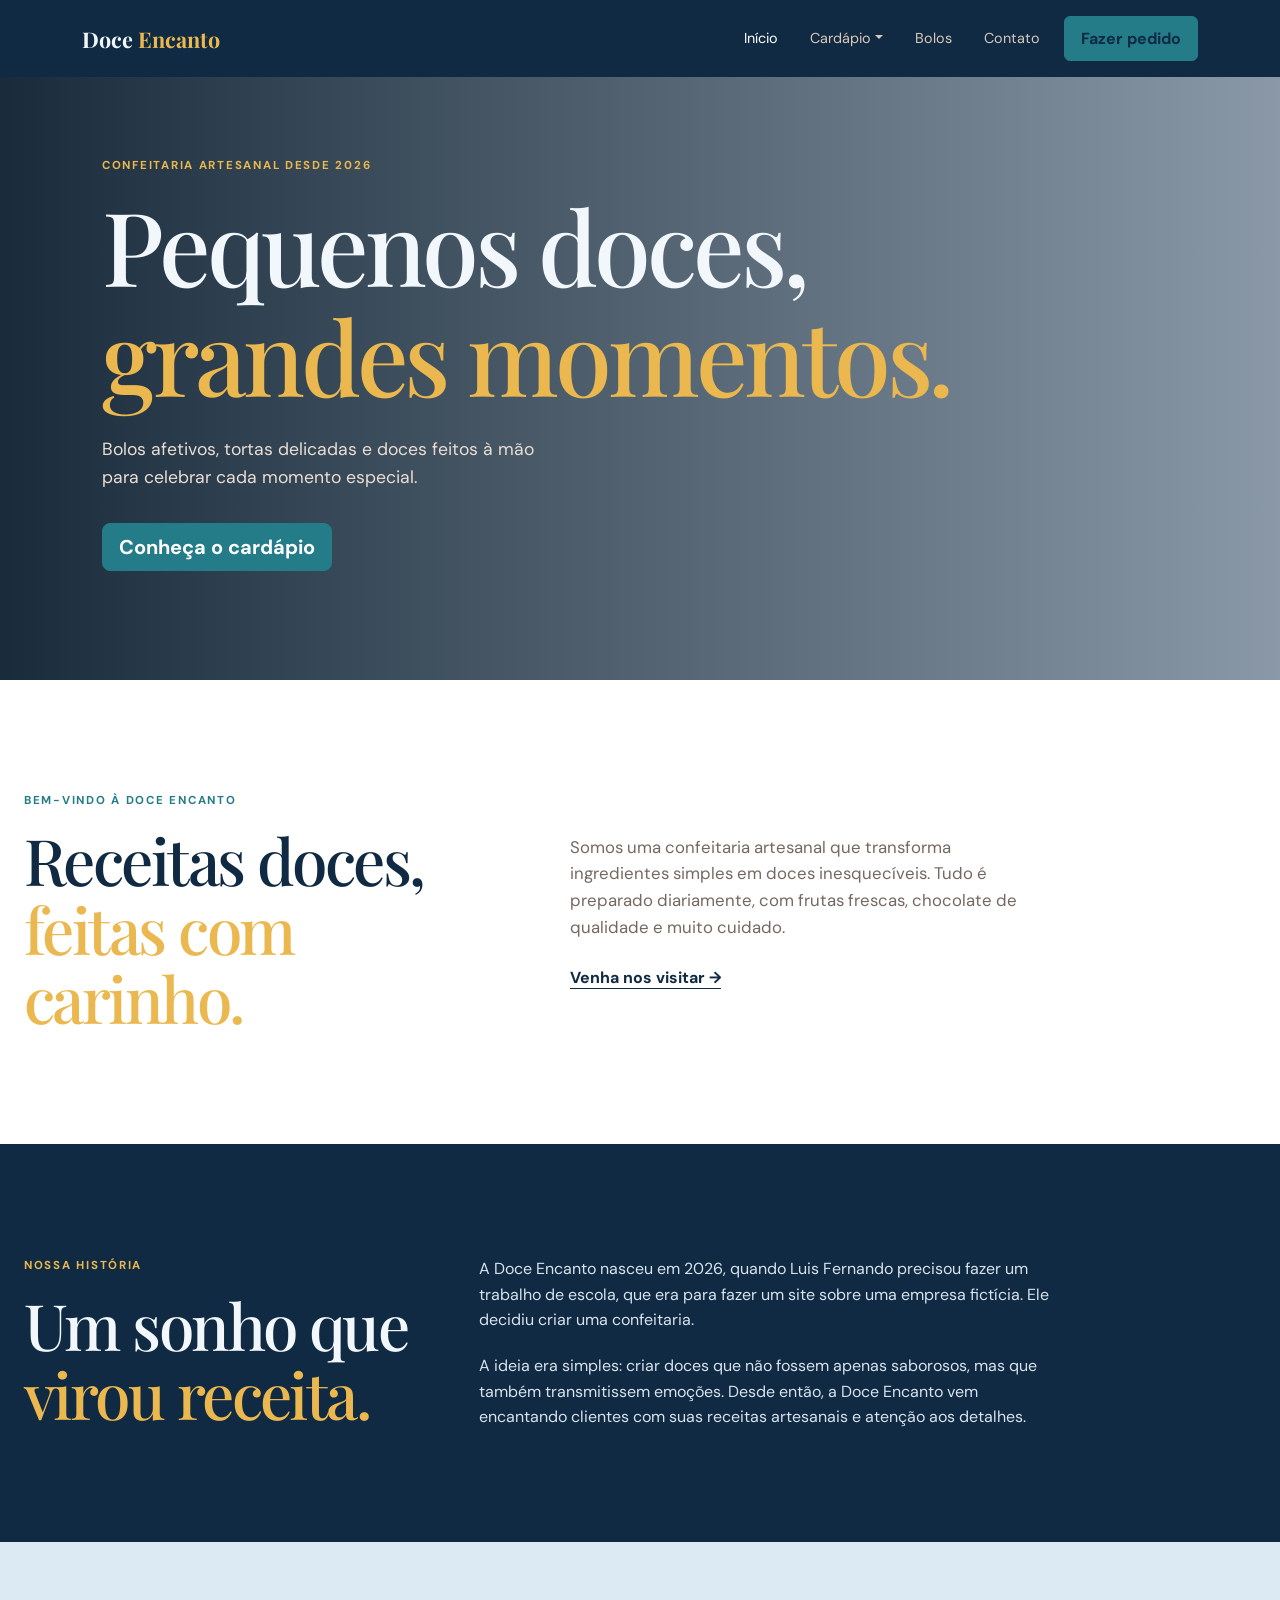
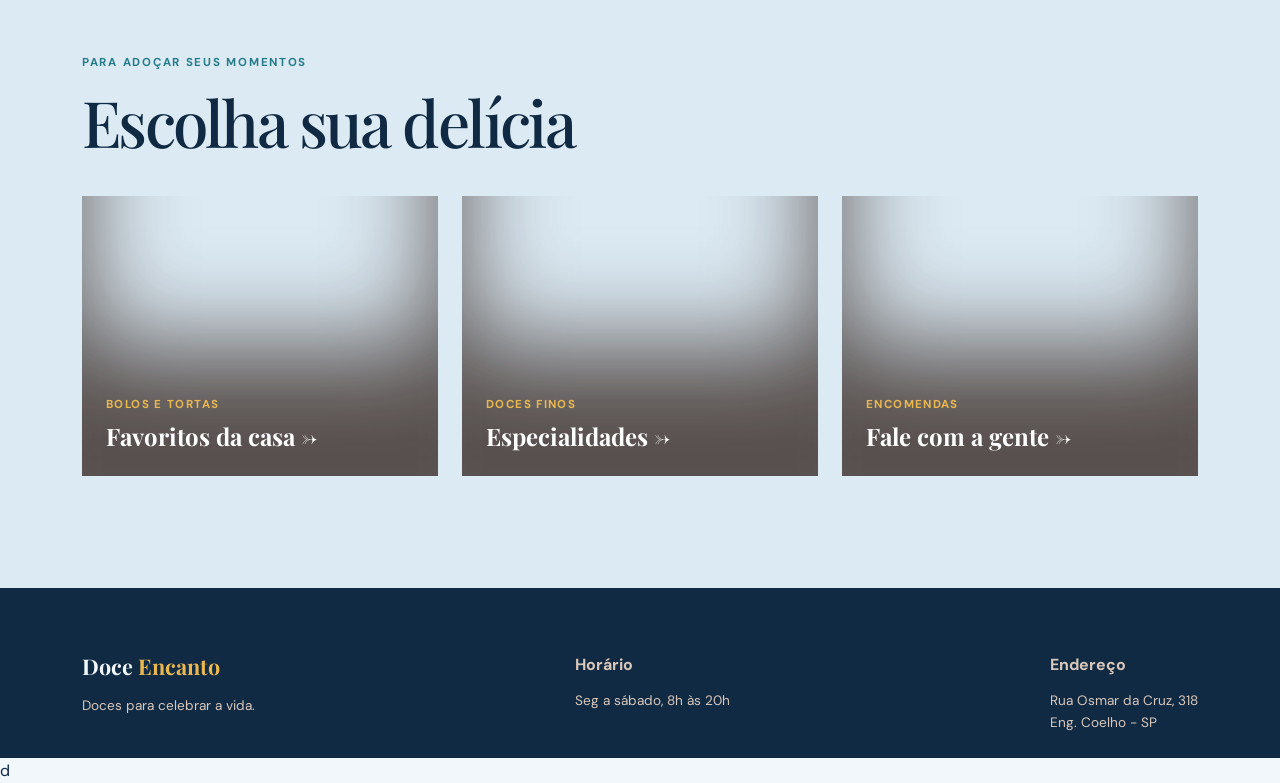
<file: index.html>
<!doctype html>
<html lang="pt-br">
  <head>
    <meta charset="UTF-8" />
    <meta name="viewport" content="width=device-width, initial-scale=1.0" />
    <title>Doce Encanto | Página inicial</title>
    <link
      href="https://cdn.jsdelivr.net/npm/bootstrap@5.3.8/dist/css/bootstrap.min.css"
      rel="stylesheet"
    />
    <link rel="preconnect" href="https://fonts.googleapis.com" />
    <link rel="preconnect" href="https://fonts.gstatic.com" crossorigin />
    <link
      href="https://fonts.googleapis.com/css2?family=DM+Sans:wght@400;500;700&family=Playfair+Display:wght@600;700&display=swap"
      rel="stylesheet"
    />
    <link rel="stylesheet" href="css/styles.css" />
  </head>
  <body>
    <nav
      class="navbar navbar-expand-lg fixed-top"
      aria-label="Navegação principal"
    >
      <div class="container">
        <a class="navbar-brand" href="index.html">Doce <span>Encanto</span></a
        ><button
          class="navbar-toggler"
          type="button"
          data-bs-toggle="collapse"
          data-bs-target="#menu"
          aria-label="Abrir menu"
        >
          <span class="navbar-toggler-icon"></span>
        </button>
        <div class="collapse navbar-collapse" id="menu">
          <ul class="navbar-nav ms-auto align-items-lg-center gap-lg-3">
            <li><a class="nav-link active" href="index.html">Início</a></li>
            <li class="nav-item dropdown">
              <a
                class="nav-link dropdown-toggle"
                href="#"
                data-bs-toggle="dropdown"
                >Cardápio</a
              >
              <ul class="dropdown-menu">
                <li>
                  <a class="dropdown-item" href="salgados.html">Favoritos</a>
                </li>
                <li>
                  <a class="dropdown-item" href="doces.html"
                    >Especialidades da casa</a
                  >
                </li>
              </ul>
            </li>
            <li><a class="nav-link" href="bolos.html">Bolos</a></li>
            <li><a class="nav-link" href="contato.html">Contato</a></li>
            <li>
              <a class="btn btn-primary nav-button" href="contato.html#pedido"
                >Fazer pedido</a
              >
            </li>
          </ul>
        </div>
      </div>
    </nav>
    <main>
      <section class="hero">
        <div class="container hero-content">
          <p class="eyebrow">Confeitaria artesanal desde 2026</p>
          <h1>Pequenos doces,<br /><em>grandes momentos.</em></h1>
          <p class="hero-text">
            Bolos afetivos, tortas delicadas e doces feitos à mão para celebrar
            cada momento especial.
          </p>
          <a class="btn btn-primary btn-lg" href="salgados.html"
            >Conheça o cardápio</a
          >
        </div>
      </section>
      <section class="intro section-space">
        <div class="container row align-items-center g-5">
          <div class="col-lg-6">
            <p class="eyebrow">Bem-vindo à Doce Encanto</p>
            <h2>Receitas doces,<br /><em>feitas com carinho.</em></h2>
          </div>
          <div class="col-lg-6">
            <p class="intro-text">
              Somos uma confeitaria artesanal que transforma ingredientes
              simples em doces inesquecíveis. Tudo é preparado diariamente, com
              frutas frescas, chocolate de qualidade e muito cuidado.
            </p>
            <a class="text-link" href="contato.html">Venha nos visitar →</a>
          </div>
        </div>
      </section>
      <section class="history section-space">
        <div class="container row align-items-center g-5">
          <div class="col-lg-5">
            <p class="eyebrow">Nossa história</p>
            <h2>Um sonho que<br /><em>virou receita.</em></h2>
          </div>
          <div class="col-lg-7 history-copy">
            <p>
              A Doce Encanto nasceu em 2026, quando Luis Fernando precisou fazer
              um trabalho de escola, que era para fazer um site sobre uma
              empresa fictícia. Ele decidiu criar uma confeitaria.
            </p>
            <p>
              A ideia era simples: criar doces que não fossem apenas saborosos,
              mas que também transmitissem emoções. Desde então, a Doce Encanto
              vem encantando clientes com suas receitas artesanais e atenção aos
              detalhes.
            </p>
          </div>
        </div>
      </section>
      <section class="highlights section-space">
        <div class="container">
          <div class="section-heading">
            <div>
              <p class="eyebrow">Para adoçar seus momentos</p>
              <h2>Escolha sua delícia</h2>
            </div>
          </div>
          <div class="row g-4 mt-3">
            <div class="col-md-4">
              <a class="highlight-card salgados-bg" href="salgados.html"
                ><span>Bolos e tortas</span
                ><strong>Favoritos da casa →</strong></a
              >
            </div>
            <div class="col-md-4">
              <a class="highlight-card doces-bg" href="doces.html"
                ><span>Doces finos</span><strong>Especialidades →</strong></a
              >
            </div>
            <div class="col-md-4">
              <a class="highlight-card contato-bg" href="contato.html"
                ><span>Encomendas</span><strong>Fale com a gente →</strong></a
              >
            </div>
          </div>
        </div>
      </section>
    </main>
    <footer>
      <div class="container footer-content">
        <div>
          <a class="navbar-brand" href="index.html"
            >Doce <span>Encanto</span></a
          >
          <p>Doces para celebrar a vida.</p>
        </div>
        <div>
          <strong>Horário</strong>
          <p>Seg a sábado, 8h às 20h</p>
        </div>
        <div>
          <strong>Endereço</strong>
          <p>Rua Osmar da Cruz, 318<br />Eng. Coelho - SP</p>
        </div>
      </div>
    </footer>
    <script src="https://cdn.jsdelivr.net/npm/bootstrap@5.3.8/dist/js/bootstrap.bundle.min.js"></script>
  </body>
</html>
d
</file>
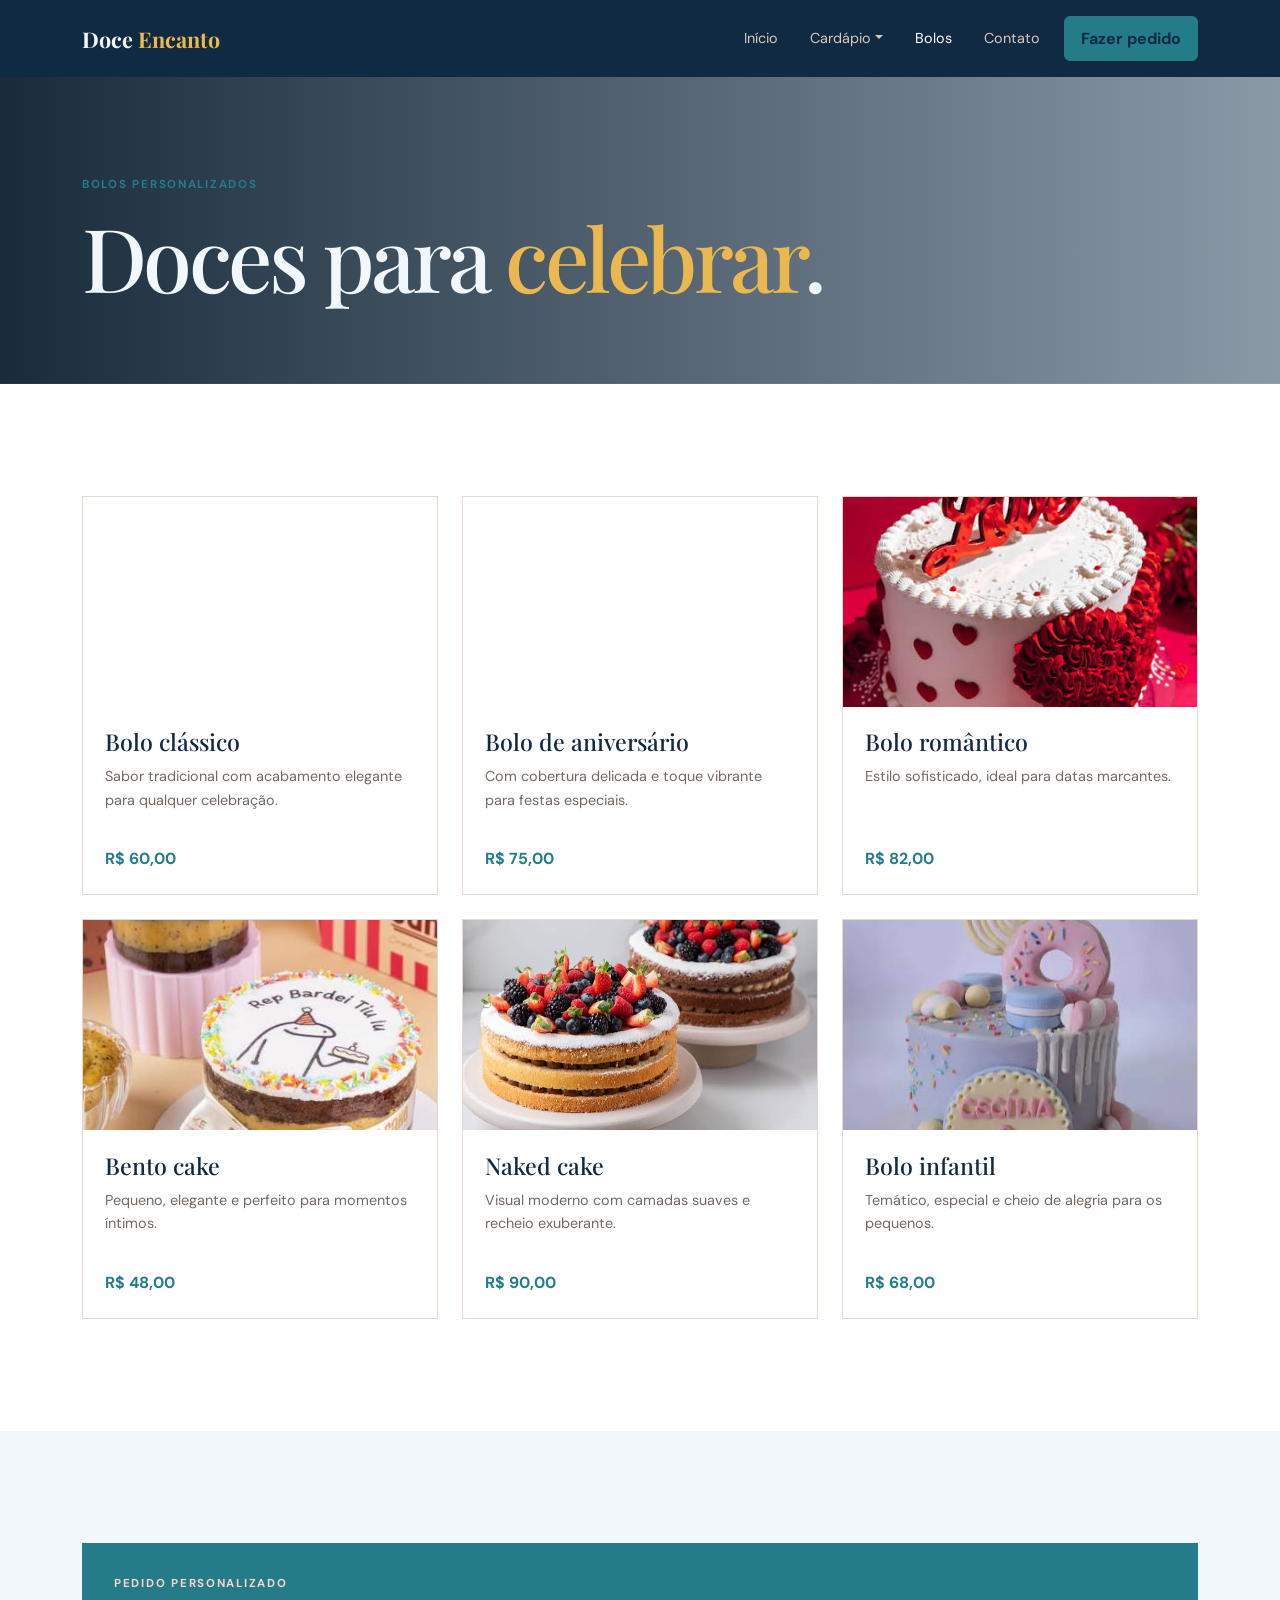
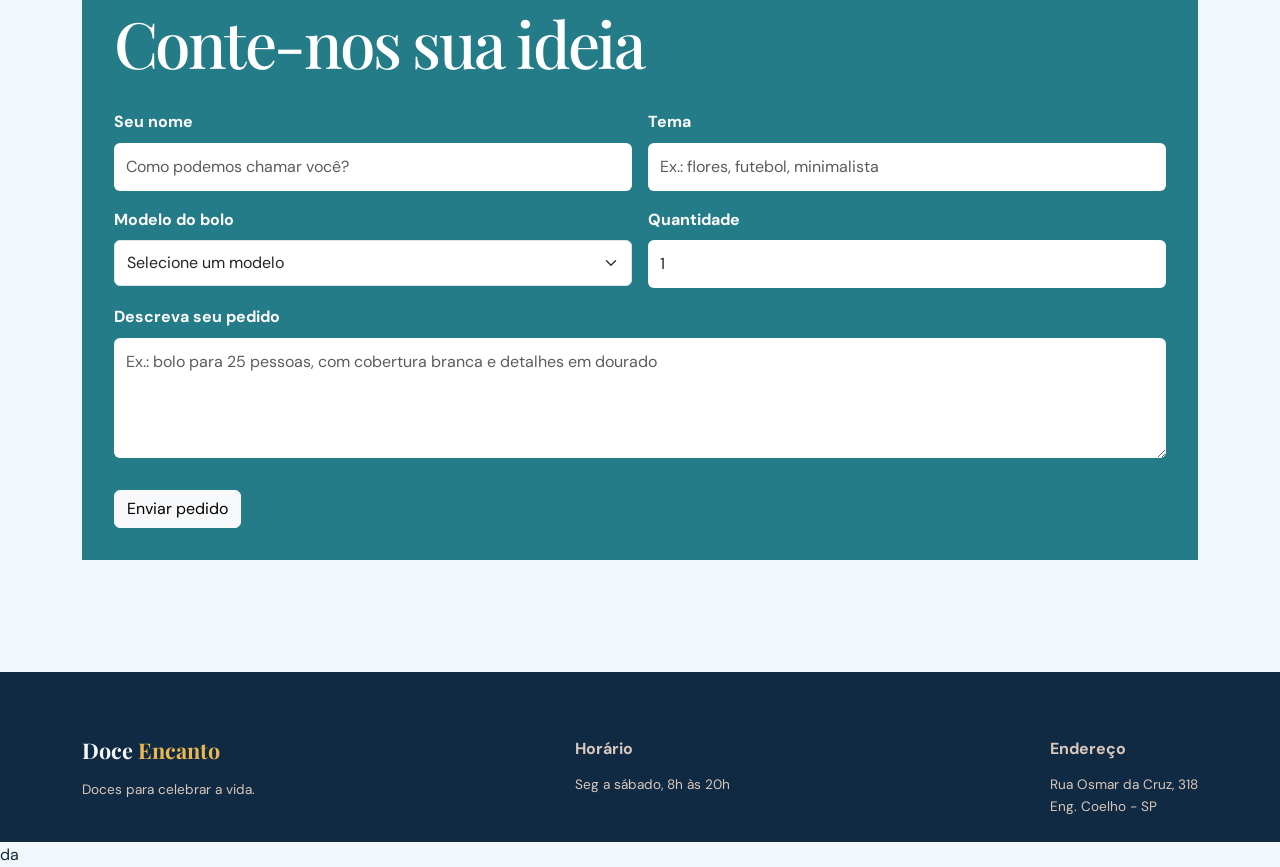
<file: bolos.html>
<!doctype html>
<html lang="pt-br">
  <head>
    <meta charset="UTF-8" />
    <meta name="viewport" content="width=device-width, initial-scale=1.0" />
    <title>Bolos personalizados | Doce Encanto</title>
    <link
      href="https://cdn.jsdelivr.net/npm/bootstrap@5.3.8/dist/css/bootstrap.min.css"
      rel="stylesheet"
    />
    <link rel="preconnect" href="https://fonts.googleapis.com" />
    <link rel="preconnect" href="https://fonts.gstatic.com" crossorigin />
    <link
      href="https://fonts.googleapis.com/css2?family=DM+Sans:wght@400;500;700&family=Playfair+Display:wght@600;700&display=swap"
      rel="stylesheet"
    />
    <link rel="stylesheet" href="css/styles.css" />
  </head>
  <body>
    <nav
      class="navbar navbar-expand-lg fixed-top"
      aria-label="Navegação principal"
    >
      <div class="container">
        <a class="navbar-brand" href="index.html">Doce <span>Encanto</span></a>
        <button
          class="navbar-toggler"
          type="button"
          data-bs-toggle="collapse"
          data-bs-target="#menu"
          aria-label="Abrir menu"
        >
          <span class="navbar-toggler-icon"></span>
        </button>
        <div class="collapse navbar-collapse" id="menu">
          <ul class="navbar-nav ms-auto align-items-lg-center gap-lg-3">
            <li><a class="nav-link" href="index.html">Início</a></li>
            <li class="nav-item dropdown">
              <a
                class="nav-link dropdown-toggle"
                href="#"
                data-bs-toggle="dropdown"
                >Cardápio</a
              >
              <ul class="dropdown-menu">
                <li>
                  <a class="dropdown-item" href="salgados.html">Favoritos</a>
                </li>
                <li>
                  <a class="dropdown-item" href="doces.html"
                    >Especialidades da casa</a
                  >
                </li>
              </ul>
            </li>
            <li><a class="nav-link active" href="bolos.html">Bolos</a></li>
            <li><a class="nav-link" href="contato.html">Contato</a></li>
            <li>
              <a class="btn btn-primary nav-button" href="contato.html#pedido"
                >Fazer pedido</a
              >
            </li>
          </ul>
        </div>
      </div>
    </nav>

    <main>
      <header class="page-header bolo-header">
        <div class="container">
          <p class="eyebrow">Bolos personalizados</p>
          <h1>Doces para <em>celebrar</em>.</h1>
        </div>
      </header>

      <section class="menu-section section-space">
        <div class="container">
          <div class="row g-4">
            <div class="col-md-6 col-lg-4">
              <article class="menu-card">
                <div class="menu-image bolo-1"></div>
                <div class="menu-card-body">
                  <h3>Bolo clássico</h3>
                  <p>
                    Sabor tradicional com acabamento elegante para qualquer
                    celebração.
                  </p>
                  <strong>R$ 60,00</strong>
                </div>
              </article>
            </div>

            <div class="col-md-6 col-lg-4">
              <article class="menu-card">
                <div class="menu-image bolo-2"></div>
                <div class="menu-card-body">
                  <h3>Bolo de aniversário</h3>
                  <p>
                    Com cobertura delicada e toque vibrante para festas
                    especiais.
                  </p>
                  <strong>R$ 75,00</strong>
                </div>
              </article>
            </div>

            <div class="col-md-6 col-lg-4">
              <article class="menu-card">
                <div class="menu-image bolo-3"></div>
                <div class="menu-card-body">
                  <h3>Bolo romântico</h3>
                  <p>Estilo sofisticado, ideal para datas marcantes.</p>
                  <strong>R$ 82,00</strong>
                </div>
              </article>
            </div>

            <div class="col-md-6 col-lg-4">
              <article class="menu-card">
                <div class="menu-image bolo-4"></div>
                <div class="menu-card-body">
                  <h3>Bento cake</h3>
                  <p>Pequeno, elegante e perfeito para momentos íntimos.</p>
                  <strong>R$ 48,00</strong>
                </div>
              </article>
            </div>

            <div class="col-md-6 col-lg-4">
              <article class="menu-card">
                <div class="menu-image bolo-5"></div>
                <div class="menu-card-body">
                  <h3>Naked cake</h3>
                  <p>Visual moderno com camadas suaves e recheio exuberante.</p>
                  <strong>R$ 90,00</strong>
                </div>
              </article>
            </div>

            <div class="col-md-6 col-lg-4">
              <article class="menu-card">
                <div class="menu-image bolo-6"></div>
                <div class="menu-card-body">
                  <h3>Bolo infantil</h3>
                  <p>Temático, especial e cheio de alegria para os pequenos.</p>
                  <strong>R$ 68,00</strong>
                </div>
              </article>
            </div>
          </div>
        </div>
      </section>

      <section class="section-space order-section">
        <div class="container">
          <div class="order-box">
            <p class="eyebrow">Pedido personalizado</p>
            <h2>Conte-nos sua ideia</h2>
            <form class="row g-3 mt-3" id="formularioBolo">
              <div class="col-md-6">
                <label class="form-label" for="nomeBolo">Seu nome</label>
                <input
                  class="form-control"
                  id="nomeBolo"
                  type="text"
                  placeholder="Como podemos chamar você?"
                  required
                />
              </div>
              <div class="col-md-6">
                <label class="form-label" for="temaBolo">Tema</label>
                <input
                  class="form-control"
                  id="temaBolo"
                  type="text"
                  placeholder="Ex.: flores, futebol, minimalista"
                  required
                />
              </div>
              <div class="col-md-6">
                <label class="form-label" for="bolo">Modelo do bolo</label>
                <select class="form-select" id="bolo" required>
                  <option value="">Selecione um modelo</option>
                </select>
              </div>
              <div class="col-md-6">
                <label class="form-label" for="quantidadeBolo"
                  >Quantidade</label
                >
                <input
                  class="form-control"
                  id="quantidadeBolo"
                  type="number"
                  min="1"
                  step="1"
                  value="1"
                  required
                />
              </div>
              <div class="col-12">
                <label class="form-label" for="descricaoBolo"
                  >Descreva seu pedido</label
                >
                <textarea
                  class="form-control"
                  id="descricaoBolo"
                  rows="4"
                  placeholder="Ex.: bolo para 25 pessoas, com cobertura branca e detalhes em dourado"
                  required
                ></textarea>
              </div>
              <div class="col-12">
                <div
                  id="resultadoBolo"
                  class="alert d-none"
                  role="status"
                  aria-live="polite"
                ></div>
              </div>
              <div class="col-12">
                <button type="submit" class="btn btn-light">
                  Enviar pedido
                </button>
              </div>
            </form>
          </div>
        </div>
      </section>
    </main>

    <footer>
      <div class="container footer-content">
        <div>
          <a class="navbar-brand" href="index.html"
            >Doce <span>Encanto</span></a
          >
          <p>Doces para celebrar a vida.</p>
        </div>
        <div>
          <strong>Horário</strong>
          <p>Seg a sábado, 8h às 20h</p>
        </div>
        <div>
          <strong>Endereço</strong>
          <p>Rua Osmar da Cruz, 318<br />Eng. Coelho - SP</p>
        </div>
      </div>
    </footer>

    <script src="https://cdn.jsdelivr.net/npm/bootstrap@5.3.8/dist/js/bootstrap.bundle.min.js"></script>
    <script src="js/bolo.js"></script>
  </body>
</html>
da
</file>
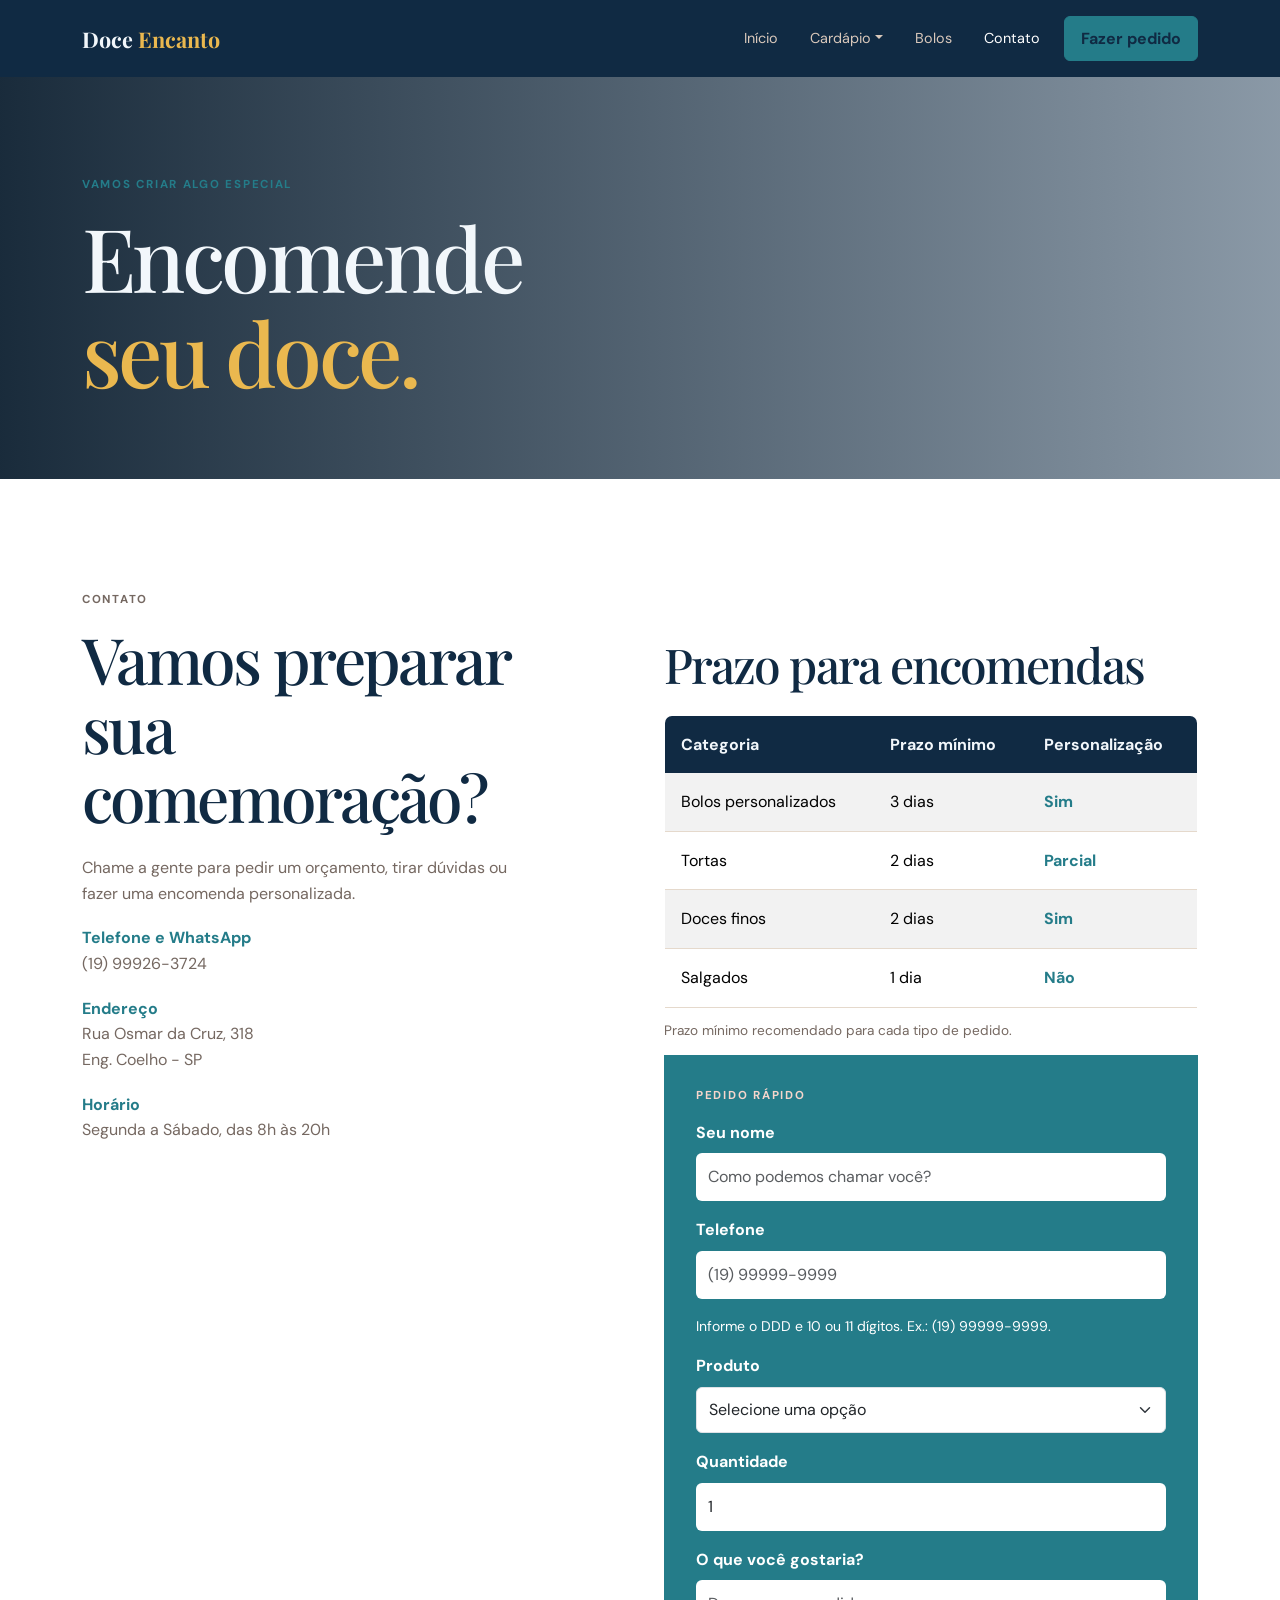
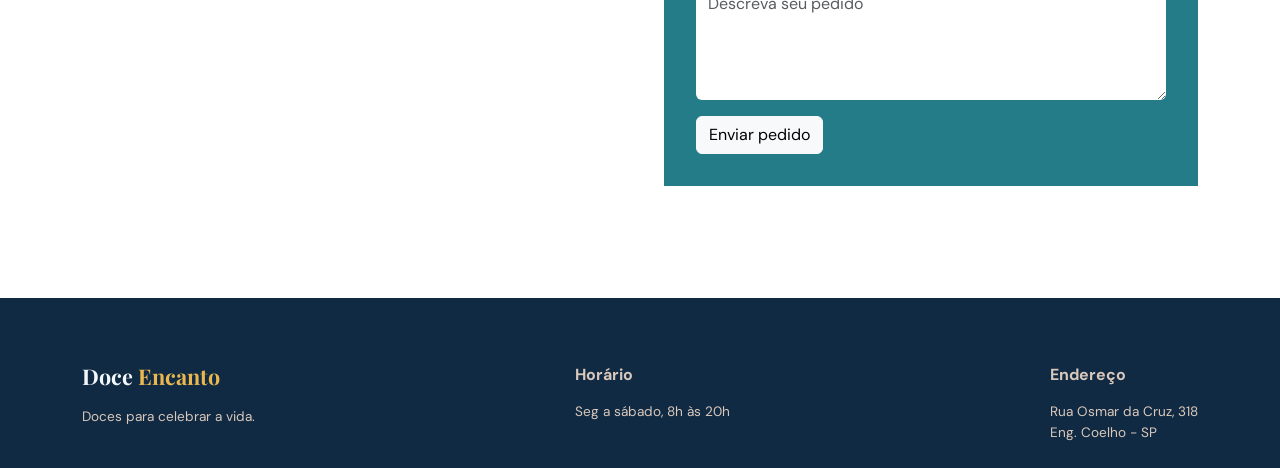
<file: contato.html>
<!doctype html>
<html lang="pt-br">
  <head>
    <meta charset="UTF-8" />
    <meta name="viewport" content="width=device-width, initial-scale=1.0" />
    <title>Contato e pedidos | Doce Encanto</title>
    <link
      href="https://cdn.jsdelivr.net/npm/bootstrap@5.3.8/dist/css/bootstrap.min.css"
      rel="stylesheet"
    />
    <link rel="preconnect" href="https://fonts.googleapis.com" />
    <link rel="preconnect" href="https://fonts.gstatic.com" crossorigin />
    <link
      href="https://fonts.googleapis.com/css2?family=DM+Sans:wght@400;500;700&family=Playfair+Display:wght@600;700&display=swap"
      rel="stylesheet"
    />
    <link rel="stylesheet" href="css/styles.css" />
  </head>
  <body>
    <nav
      class="navbar navbar-expand-lg fixed-top"
      aria-label="Navegação principal"
    >
      <div class="container">
        <a class="navbar-brand" href="index.html">Doce <span>Encanto</span></a>
        <button
          class="navbar-toggler"
          type="button"
          data-bs-toggle="collapse"
          data-bs-target="#menu"
          aria-label="Abrir menu"
        >
          <span class="navbar-toggler-icon"></span>
        </button>
        <div class="collapse navbar-collapse" id="menu">
          <ul class="navbar-nav ms-auto align-items-lg-center gap-lg-3">
            <li><a class="nav-link" href="index.html">Início</a></li>
            <li class="nav-item dropdown">
              <a
                class="nav-link dropdown-toggle"
                href="#"
                data-bs-toggle="dropdown"
                >Cardápio</a
              >
              <ul class="dropdown-menu">
                <li>
                  <a class="dropdown-item" href="salgados.html">Favoritos</a>
                </li>
                <li>
                  <a class="dropdown-item" href="doces.html"
                    >Especialidades da casa</a
                  >
                </li>
              </ul>
            </li>
            <li><a class="nav-link" href="bolos.html">Bolos</a></li>
            <li><a class="nav-link active" href="contato.html">Contato</a></li>
            <li>
              <a class="btn btn-primary nav-button" href="#pedido"
                >Fazer pedido</a
              >
            </li>
          </ul>
        </div>
      </div>
    </nav>

    <main>
      <header class="page-header">
        <div class="container">
          <p class="eyebrow">Vamos criar algo especial</p>
          <h1>Encomende<br /><em>seu doce.</em></h1>
        </div>
      </header>

      <section class="contact-section section-space" id="pedido">
        <div class="container">
          <div class="row g-5">
            <div class="col-lg-5 contact-info">
              <p class="eyebrow">Contato</p>
              <h2>Vamos preparar<br />sua comemoração?</h2>
              <p class="mt-4">
                Chame a gente para pedir um orçamento, tirar dúvidas ou fazer
                uma encomenda personalizada.
              </p>
              <strong>Telefone e WhatsApp</strong>
              <p>(19) 99926-3724</p>
              <strong>Endereço</strong>
              <p>Rua Osmar da Cruz, 318<br />Eng. Coelho - SP</p>
              <strong>Horário</strong>
              <p>Segunda a Sábado, das 8h às 20h</p>
            </div>

            <div class="col-lg-6 offset-lg-1">
              <section class="table-section mt-5">
                <h2 class="mb-4">Prazo para encomendas</h2>

                <div class="table-responsive">
                  <table class="table table-striped table-hover align-middle">
                    <caption>
                      Prazo mínimo recomendado para cada tipo de pedido.
                    </caption>
                    <thead>
                      <tr>
                        <th scope="col">Categoria</th>
                        <th scope="col">Prazo mínimo</th>
                        <th scope="col">Personalização</th>
                      </tr>
                    </thead>
                    <tbody>
                      <tr>
                        <td>Bolos personalizados</td>
                        <td>3 dias</td>
                        <td>Sim</td>
                      </tr>
                      <tr>
                        <td>Tortas</td>
                        <td>2 dias</td>
                        <td>Parcial</td>
                      </tr>
                      <tr>
                        <td>Doces finos</td>
                        <td>2 dias</td>
                        <td>Sim</td>
                      </tr>
                      <tr>
                        <td>Salgados</td>
                        <td>1 dia</td>
                        <td>Não</td>
                      </tr>
                    </tbody>
                  </table>
                </div>
              </section>

              <form class="order-box" id="formulario" action="#" method="post">
                <p class="eyebrow">Pedido rápido</p>

                <label for="nome" class="form-label">Seu nome</label>
                <input
                  class="form-control mb-3"
                  id="nome"
                  name="nome"
                  type="text"
                  placeholder="Como podemos chamar você?"
                  required
                />

                <label for="telefone" class="form-label">Telefone</label>
                <input
                  class="form-control mb-3"
                  id="telefone"
                  name="telefone"
                  type="tel"
                  placeholder="(19) 99999-9999"
                  aria-describedby="telefoneAjuda"
                  required
                />
                <div class="form-text text-white mb-3" id="telefoneAjuda">
                  Informe o DDD e 10 ou 11 dígitos. Ex.: (19) 99999-9999.
                </div>

                <label for="servico" class="form-label">Produto</label>
                <select
                  class="form-select mb-3"
                  id="servico"
                  name="produto"
                  required
                >
                  <option value="">Selecione uma opção</option>
                </select>

                <label for="quantidade" class="form-label">Quantidade</label>
                <input
                  class="form-control mb-3"
                  id="quantidade"
                  name="quantidade"
                  type="number"
                  min="1"
                  step="1"
                  value="1"
                  required
                />

                <label for="pedidoTexto" class="form-label"
                  >O que você gostaria?</label
                >
                <textarea
                  class="form-control mb-3"
                  id="pedidoTexto"
                  name="pedido"
                  rows="4"
                  placeholder="Descreva seu pedido"
                  required
                ></textarea>

                <div
                  id="resultado"
                  class="alert d-none"
                  role="status"
                  aria-live="polite"
                ></div>

                <button class="btn btn-light" type="submit">
                  Enviar pedido
                </button>
              </form>
            </div>
          </div>
        </div>
      </section>
    </main>

    <footer>
      <div class="container footer-content">
        <div>
          <a class="navbar-brand" href="index.html"
            >Doce <span>Encanto</span></a
          >
          <p>Doces para celebrar a vida.</p>
        </div>
        <div>
          <strong>Horário</strong>
          <p>Seg a sábado, 8h às 20h</p>
        </div>
        <div>
          <strong>Endereço</strong>
          <p>Rua Osmar da Cruz, 318<br />Eng. Coelho - SP</p>
        </div>
      </div>
    </footer>

    <script src="https://cdn.jsdelivr.net/npm/bootstrap@5.3.8/dist/js/bootstrap.bundle.min.js"></script>
    <script src="js/contato.js"></script>
  </body>
</html>
</file>
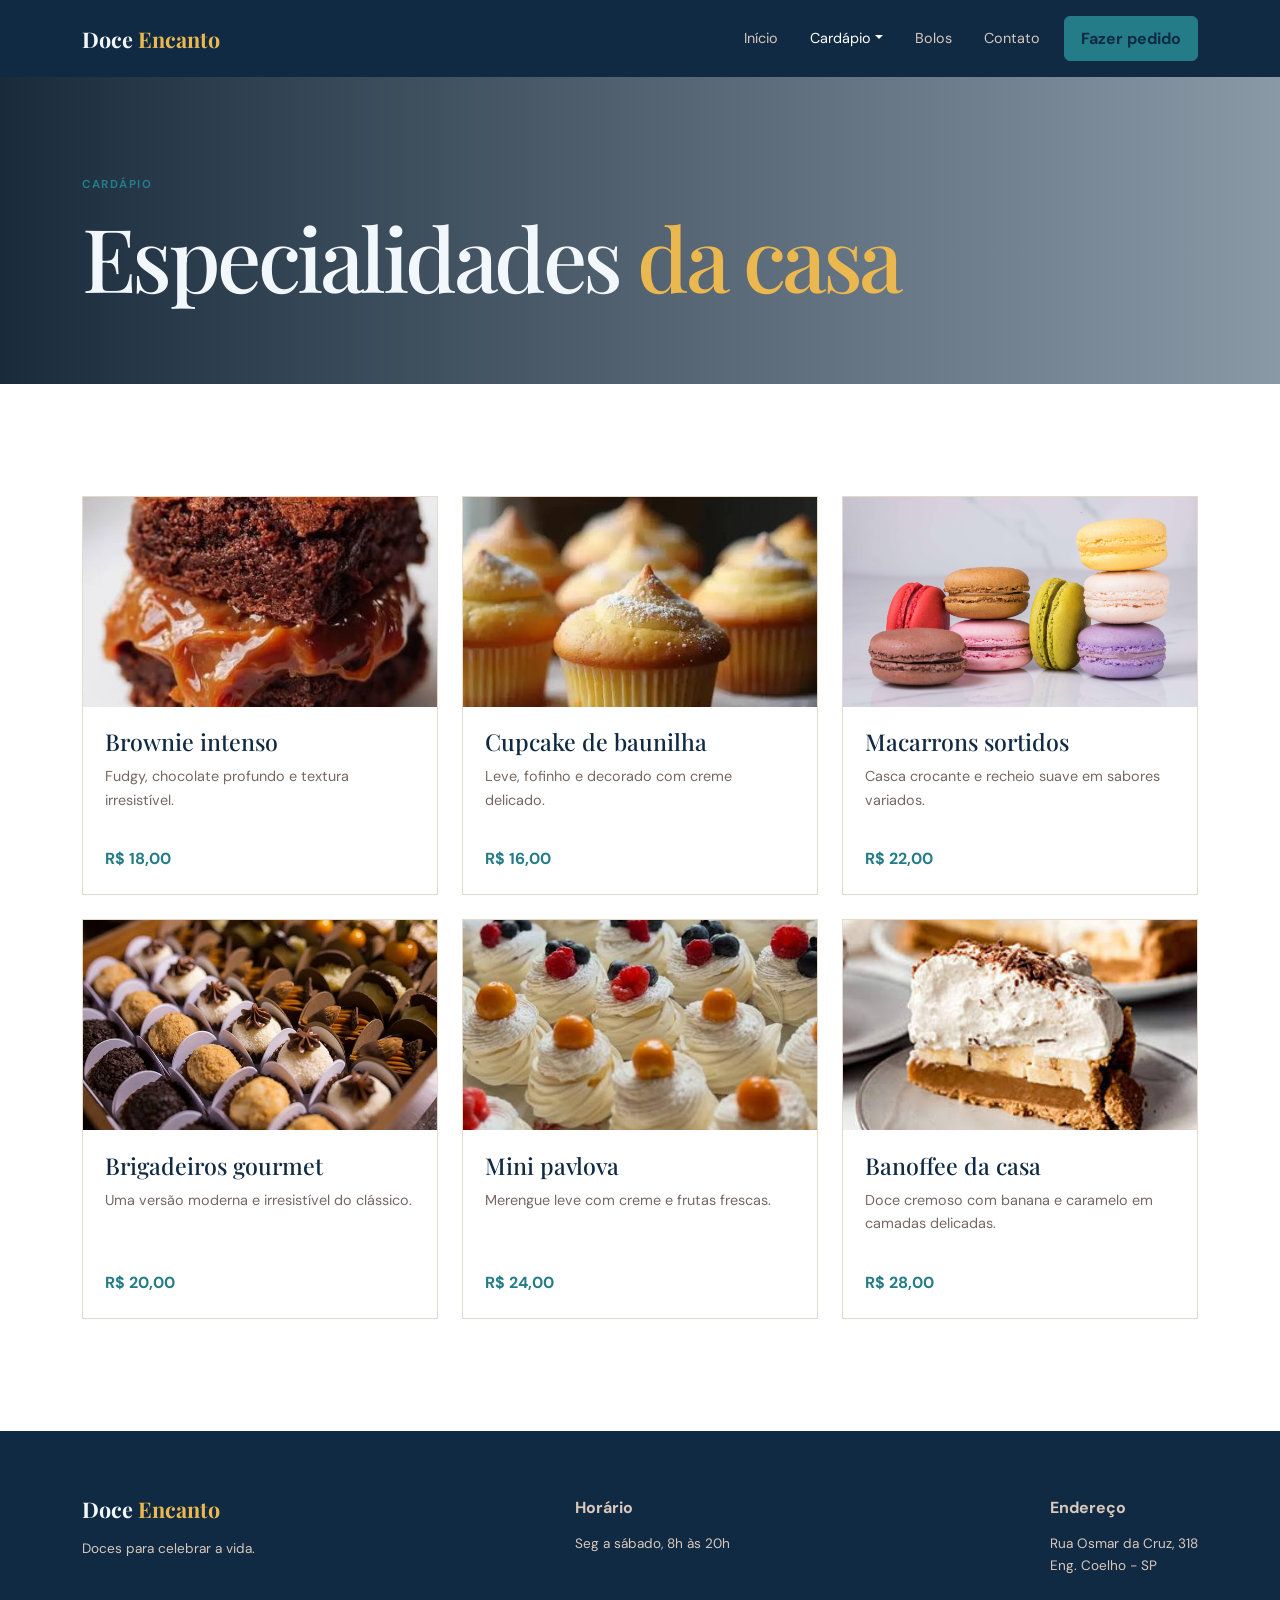
<file: doces.html>
<!doctype html>
<html lang="pt-br">
  <head>
    <meta charset="UTF-8" />
    <meta name="viewport" content="width=device-width, initial-scale=1.0" />
    <title>Especialidades da casa | Doce Encanto</title>
    <link
      href="https://cdn.jsdelivr.net/npm/bootstrap@5.3.8/dist/css/bootstrap.min.css"
      rel="stylesheet"
    />
    <link rel="preconnect" href="https://fonts.googleapis.com" />
    <link rel="preconnect" href="https://fonts.gstatic.com" crossorigin />
    <link
      href="https://fonts.googleapis.com/css2?family=DM+Sans:wght@400;500;700&family=Playfair+Display:wght@600;700&display=swap"
      rel="stylesheet"
    />
    <link rel="stylesheet" href="css/styles.css" />
  </head>
  <body>
    <nav
      class="navbar navbar-expand-lg fixed-top"
      aria-label="Navegação principal"
    >
      <div class="container">
        <a class="navbar-brand" href="index.html">Doce <span>Encanto</span></a>
        <button
          class="navbar-toggler"
          type="button"
          data-bs-toggle="collapse"
          data-bs-target="#menu"
          aria-label="Abrir menu"
        >
          <span class="navbar-toggler-icon"></span>
        </button>
        <div class="collapse navbar-collapse" id="menu">
          <ul class="navbar-nav ms-auto align-items-lg-center gap-lg-3">
            <li><a class="nav-link" href="index.html">Início</a></li>
            <li class="nav-item dropdown">
              <a
                class="nav-link dropdown-toggle active"
                href="#"
                data-bs-toggle="dropdown"
                >Cardápio</a
              >
              <ul class="dropdown-menu">
                <li>
                  <a class="dropdown-item" href="salgados.html">Favoritos</a>
                </li>
                <li>
                  <a class="dropdown-item active" href="doces.html"
                    >Especialidades da casa</a
                  >
                </li>
              </ul>
            </li>
            <li><a class="nav-link" href="bolos.html">Bolos</a></li>
            <li><a class="nav-link" href="contato.html">Contato</a></li>
            <li>
              <a class="btn btn-primary nav-button" href="contato.html#pedido"
                >Fazer pedido</a
              >
            </li>
          </ul>
        </div>
      </div>
    </nav>

    <main>
      <header class="page-header">
        <div class="container">
          <p class="eyebrow">Cardápio</p>
          <h1>Especialidades <em>da casa</em></h1>
        </div>
      </header>

      <section class="menu-section section-space">
        <div class="container">
          <div class="row g-4">
            <div class="col-md-6 col-lg-4">
              <article class="menu-card">
                <div class="menu-image doce-1"></div>
                <div class="menu-card-body">
                  <h3>Brownie intenso</h3>
                  <p>Fudgy, chocolate profundo e textura irresistível.</p>
                  <strong>R$ 18,00</strong>
                </div>
              </article>
            </div>

            <div class="col-md-6 col-lg-4">
              <article class="menu-card">
                <div class="menu-image doce-2"></div>
                <div class="menu-card-body">
                  <h3>Cupcake de baunilha</h3>
                  <p>Leve, fofinho e decorado com creme delicado.</p>
                  <strong>R$ 16,00</strong>
                </div>
              </article>
            </div>

            <div class="col-md-6 col-lg-4">
              <article class="menu-card">
                <div class="menu-image doce-3"></div>
                <div class="menu-card-body">
                  <h3>Macarrons sortidos</h3>
                  <p>Casca crocante e recheio suave em sabores variados.</p>
                  <strong>R$ 22,00</strong>
                </div>
              </article>
            </div>

            <div class="col-md-6 col-lg-4">
              <article class="menu-card">
                <div class="menu-image doce-4"></div>
                <div class="menu-card-body">
                  <h3>Brigadeiros gourmet</h3>
                  <p>Uma versão moderna e irresistível do clássico.</p>
                  <strong>R$ 20,00</strong>
                </div>
              </article>
            </div>

            <div class="col-md-6 col-lg-4">
              <article class="menu-card">
                <div class="menu-image doce-5"></div>
                <div class="menu-card-body">
                  <h3>Mini pavlova</h3>
                  <p>Merengue leve com creme e frutas frescas.</p>
                  <strong>R$ 24,00</strong>
                </div>
              </article>
            </div>

            <div class="col-md-6 col-lg-4">
              <article class="menu-card">
                <div class="menu-image doce-6"></div>
                <div class="menu-card-body">
                  <h3>Banoffee da casa</h3>
                  <p>
                    Doce cremoso com banana e caramelo em camadas delicadas.
                  </p>
                  <strong>R$ 28,00</strong>
                </div>
              </article>
            </div>
          </div>
        </div>
      </section>
    </main>

    <footer>
      <div class="container footer-content">
        <div>
          <a class="navbar-brand" href="index.html"
            >Doce <span>Encanto</span></a
          >
          <p>Doces para celebrar a vida.</p>
        </div>
        <div>
          <strong>Horário</strong>
          <p>Seg a sábado, 8h às 20h</p>
        </div>
        <div>
          <strong>Endereço</strong>
          <p>Rua Osmar da Cruz, 318<br />Eng. Coelho - SP</p>
        </div>
      </div>
    </footer>

    <script src="https://cdn.jsdelivr.net/npm/bootstrap@5.3.8/dist/js/bootstrap.bundle.min.js"></script>
  </body>
</html>
d d
</file>
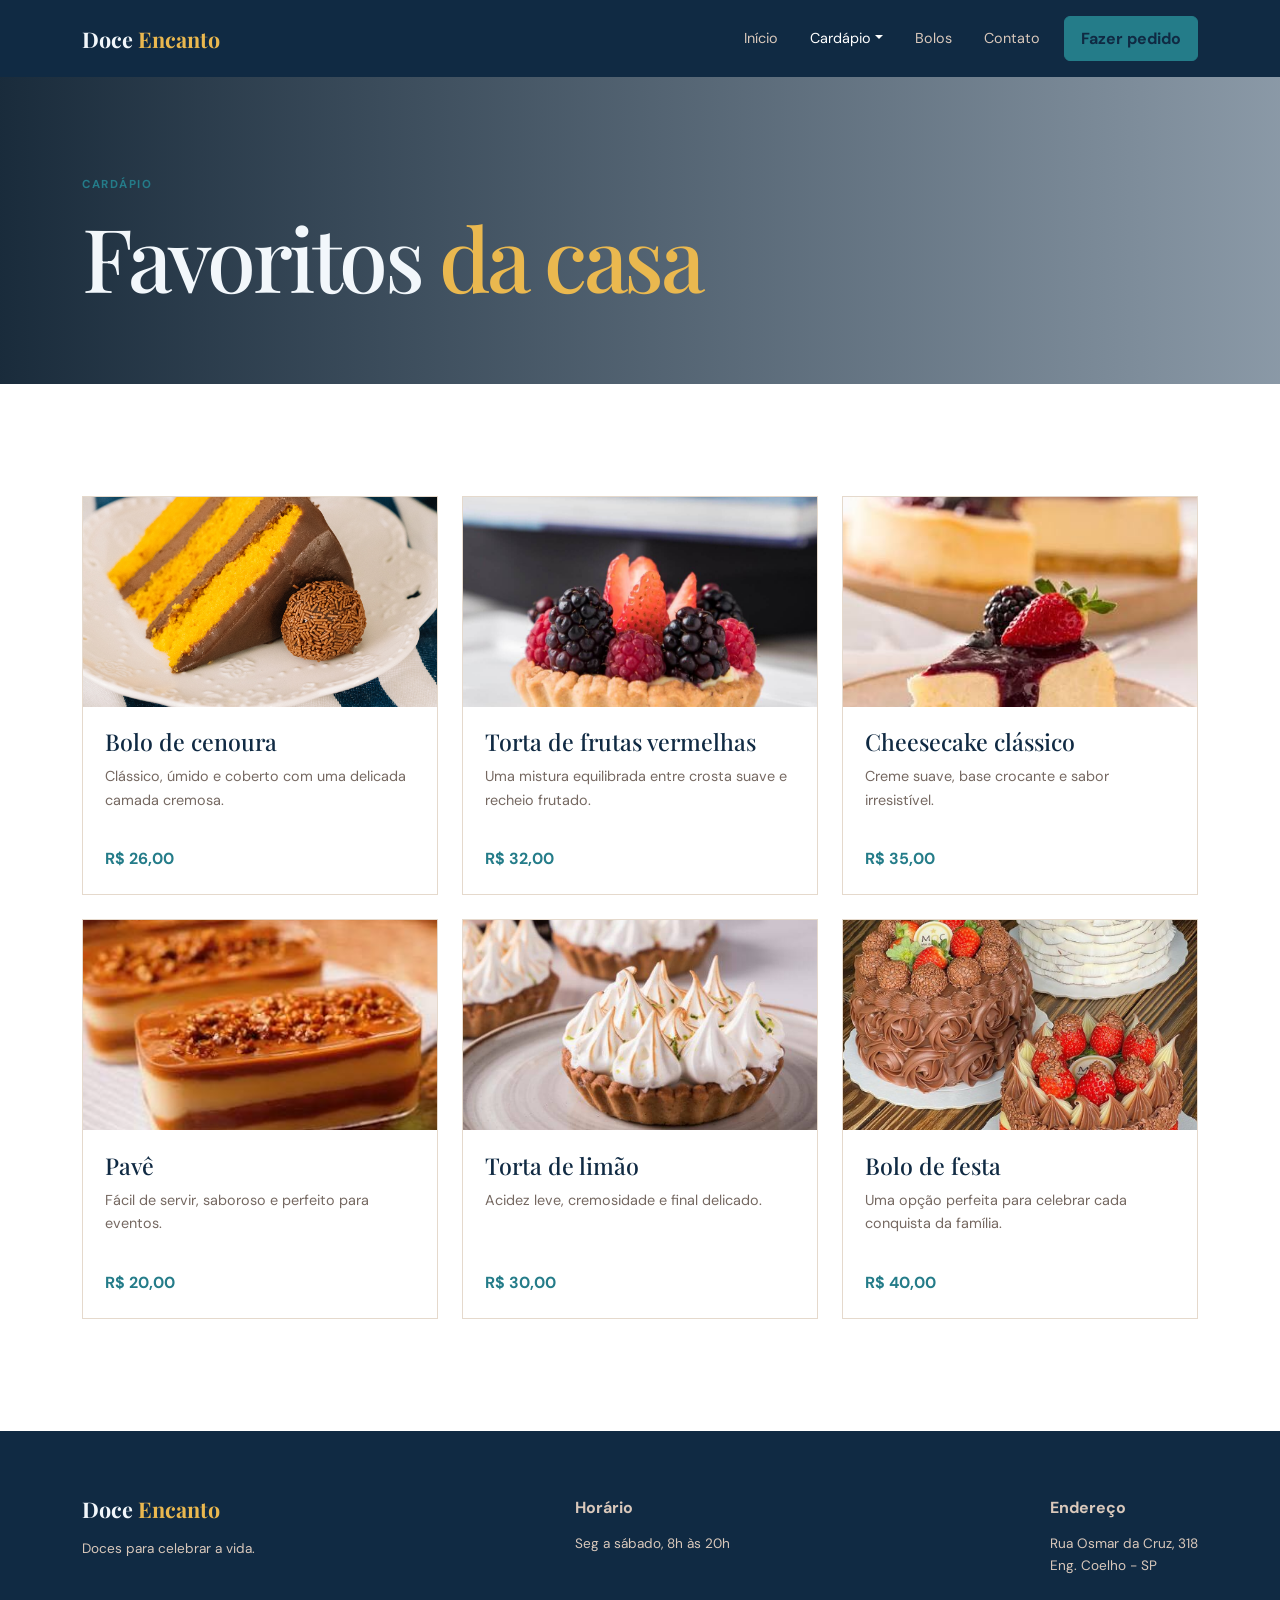
<file: salgados.html>
<!doctype html>
<html lang="pt-br">
  <head>
    <meta charset="UTF-8" />
    <meta name="viewport" content="width=device-width, initial-scale=1.0" />
    <title>Favoritos | Doce Encanto</title>
    <link
      href="https://cdn.jsdelivr.net/npm/bootstrap@5.3.8/dist/css/bootstrap.min.css"
      rel="stylesheet"
    />
    <link rel="preconnect" href="https://fonts.googleapis.com" />
    <link rel="preconnect" href="https://fonts.gstatic.com" crossorigin />
    <link
      href="https://fonts.googleapis.com/css2?family=DM+Sans:wght@400;500;700&family=Playfair+Display:wght@600;700&display=swap"
      rel="stylesheet"
    />
    <link rel="stylesheet" href="css/styles.css" />
  </head>
  <body>
    <nav
      class="navbar navbar-expand-lg fixed-top"
      aria-label="Navegação principal"
    >
      <div class="container">
        <a class="navbar-brand" href="index.html">Doce <span>Encanto</span></a>
        <button
          class="navbar-toggler"
          type="button"
          data-bs-toggle="collapse"
          data-bs-target="#menu"
          aria-label="Abrir menu"
        >
          <span class="navbar-toggler-icon"></span>
        </button>
        <div class="collapse navbar-collapse" id="menu">
          <ul class="navbar-nav ms-auto align-items-lg-center gap-lg-3">
            <li><a class="nav-link" href="index.html">Início</a></li>
            <li class="nav-item dropdown">
              <a
                class="nav-link dropdown-toggle active"
                href="#"
                data-bs-toggle="dropdown"
                >Cardápio</a
              >
              <ul class="dropdown-menu">
                <li>
                  <a class="dropdown-item active" href="salgados.html"
                    >Favoritos</a
                  >
                </li>
                <li>
                  <a class="dropdown-item" href="doces.html"
                    >Especialidades da casa</a
                  >
                </li>
              </ul>
            </li>
            <li><a class="nav-link" href="bolos.html">Bolos</a></li>
            <li><a class="nav-link" href="contato.html">Contato</a></li>
            <li>
              <a class="btn btn-primary nav-button" href="contato.html#pedido"
                >Fazer pedido</a
              >
            </li>
          </ul>
        </div>
      </div>
    </nav>

    <main>
      <header class="page-header">
        <div class="container">
          <p class="eyebrow">Cardápio</p>
          <h1>Favoritos <em>da casa</em></h1>
        </div>
      </header>

      <section class="menu-section section-space">
        <div class="container">
          <div class="row g-4">
            <div class="col-md-6 col-lg-4">
              <article class="menu-card">
                <div class="menu-image salgado-1"></div>
                <div class="menu-card-body">
                  <h3>Bolo de cenoura</h3>
                  <p>
                    Clássico, úmido e coberto com uma delicada camada cremosa.
                  </p>
                  <strong>R$ 26,00</strong>
                </div>
              </article>
            </div>

            <div class="col-md-6 col-lg-4">
              <article class="menu-card">
                <div class="menu-image salgado-2"></div>
                <div class="menu-card-body">
                  <h3>Torta de frutas vermelhas</h3>
                  <p>
                    Uma mistura equilibrada entre crosta suave e recheio
                    frutado.
                  </p>
                  <strong>R$ 32,00</strong>
                </div>
              </article>
            </div>

            <div class="col-md-6 col-lg-4">
              <article class="menu-card">
                <div class="menu-image salgado-3"></div>
                <div class="menu-card-body">
                  <h3>Cheesecake clássico</h3>
                  <p>Creme suave, base crocante e sabor irresistível.</p>
                  <strong>R$ 35,00</strong>
                </div>
              </article>
            </div>

            <div class="col-md-6 col-lg-4">
              <article class="menu-card">
                <div class="menu-image salgado-4"></div>
                <div class="menu-card-body">
                  <h3>Pavê</h3>
                  <p>Fácil de servir, saboroso e perfeito para eventos.</p>
                  <strong>R$ 20,00</strong>
                </div>
              </article>
            </div>

            <div class="col-md-6 col-lg-4">
              <article class="menu-card">
                <div class="menu-image salgado-5"></div>
                <div class="menu-card-body">
                  <h3>Torta de limão</h3>
                  <p>Acidez leve, cremosidade e final delicado.</p>
                  <strong>R$ 30,00</strong>
                </div>
              </article>
            </div>

            <div class="col-md-6 col-lg-4">
              <article class="menu-card">
                <div class="menu-image salgado-6"></div>
                <div class="menu-card-body">
                  <h3>Bolo de festa</h3>
                  <p>
                    Uma opção perfeita para celebrar cada conquista da família.
                  </p>
                  <strong>R$ 40,00</strong>
                </div>
              </article>
            </div>
          </div>
        </div>
      </section>
    </main>

    <footer>
      <div class="container footer-content">
        <div>
          <a class="navbar-brand" href="index.html"
            >Doce <span>Encanto</span></a
          >
          <p>Doces para celebrar a vida.</p>
        </div>
        <div>
          <strong>Horário</strong>
          <p>Seg a sábado, 8h às 20h</p>
        </div>
        <div>
          <strong>Endereço</strong>
          <p>Rua Osmar da Cruz, 318<br />Eng. Coelho - SP</p>
        </div>
      </div>
    </footer>

    <script src="https://cdn.jsdelivr.net/npm/bootstrap@5.3.8/dist/js/bootstrap.bundle.min.js"></script>
  </body>
</html>
</file>
<file: css/styles.css>
:root {
  --marrom: #102a43;
  --creme: #f2f7fb;
  --papel: #ffffff;
  --vermelho: #247c89;
  --amarelo: #eab84f;
  --cinza: #756861;
  --linha: #e5d9cc;
}

* {
  box-sizing: border-box;
}
html {
  scroll-behavior: smooth;
}
body {
  margin: 0;
  background: var(--creme);
  color: var(--marrom);
  font-family: "DM Sans", sans-serif;
  line-height: 1.6;
}
.navbar {
  background: var(--marrom);
  padding: 1rem 0;
}
.navbar-brand {
  color: var(--creme) !important;
  font:
    700 1.35rem "Playfair Display",
    serif;
}
.navbar-brand span {
  color: var(--amarelo);
}
.nav-link {
  color: #d9c8bb !important;
  font-size: 0.9rem;
}
.nav-link:hover,
.nav-link.active {
  color: #fff !important;
}
.nav-button {
  color: var(--marrom) !important;
  padding: 0.6rem 1rem;
}
.navbar-toggler {
  border-color: #cdbbad;
}
.navbar-toggler-icon {
  filter: invert(1);
}
.dropdown-menu {
  border: 0;
  box-shadow: 0 10px 25px #102a4325;
}
.dropdown-item {
  padding: 0.65rem 1rem;
}
.dropdown-item:hover {
  background: #e5eef6;
  color: var(--vermelho);
}
.btn-primary {
  background: var(--vermelho);
  border-color: var(--vermelho);
  font-weight: 700;
}
.btn-primary:hover {
  background: #1b626d;
  border-color: #1b626d;
}
.hero {
  min-height: 680px;
  display: flex;
  align-items: center;
  padding: 8rem 0 5rem;
  color: var(--creme);
  background:
    linear-gradient(90deg, #071a2beb, #102a4375),
    url("https://images.unsplash.com/photo-1509440159596-0249088772ff?auto=format&fit=crop&w=1800&q=85")
      center/cover;
}
.hero-content {
  max-width: 1100px;
}
.eyebrow {
  margin: 0 0 0.9rem;
  color: var(--vermelho);
  font-size: 0.72rem;
  font-weight: 700;
  letter-spacing: 0.15em;
  text-transform: uppercase;
}
.hero .eyebrow {
  color: var(--amarelo);
}
h1,
h2,
h3 {
  font-family: "Playfair Display", serif;
  line-height: 1.08;
}
h1 {
  margin: 0;
  font-size: clamp(3.5rem, 8vw, 6.5rem);
  letter-spacing: -0.04em;
}
h1 em,
h2 em {
  color: var(--amarelo);
  font-style: normal;
}
.hero-text {
  max-width: 450px;
  margin: 1.5rem 0 2rem;
  color: #eaded4;
  font-size: 1.1rem;
}
.section-space {
  padding: 7rem 0;
}
.intro {
  background: var(--papel);
}
h2 {
  margin: 0;
  font-size: clamp(2.6rem, 5vw, 4.4rem);
  letter-spacing: -0.04em;
}
.intro-text {
  max-width: 480px;
  margin: 0 0 1.5rem;
  color: var(--cinza);
  font-size: 1.05rem;
}
.history {
  background: var(--marrom);
  color: var(--creme);
}
.history .eyebrow {
  color: var(--amarelo);
}
.history-copy {
  max-width: 650px;
  color: #d8e3ec;
  font-size: 1rem;
}
.history-copy p {
  margin-bottom: 1.25rem;
}
.history-copy p:last-child {
  margin-bottom: 0;
}
.text-link {
  color: inherit;
  font-weight: 700;
  text-decoration: none;
  border-bottom: 1px solid currentColor;
}
.text-link:hover {
  color: var(--vermelho);
}
.highlights {
  background: #dceaf4;
}
.highlight-card {
  min-height: 280px;
  display: flex;
  flex-direction: column;
  justify-content: flex-end;
  padding: 1.5rem;
  color: #fff;
  text-decoration: none;
  background-position: center;
  background-size: cover;
  box-shadow: inset 0 -130px 100px #24140db8;
  transition: transform 0.2s ease;
}
.highlight-card:hover {
  color: #fff;
  transform: translateY(-5px);
}
.salgados-bg {
  background-image: url("https://images.unsplash.com/photo-1578985545062-69928b1d9587?auto=format&fit=crop&w=800&q=80");
}
.doces-bg {
  background-image: url("https://images.unsplash.com/photo-1551024506-0bccd828d307?auto=format&fit=crop&w=800&q=80");
}
.contato-bg {
  background-image: url("https://images.unsplash.com/photo-1495474472287-4d71bcdd2085?auto=format&fit=crop&w=800&q=80");
}
.highlight-card span {
  color: var(--amarelo);
  font-size: 0.72rem;
  font-weight: 700;
  letter-spacing: 0.12em;
  text-transform: uppercase;
}
.highlight-card strong {
  margin-top: 0.3rem;
  font:
    700 1.5rem "Playfair Display",
    serif;
}
.page-header {
  padding: 11rem 0 5rem;
  color: var(--creme);
  background:
    linear-gradient(90deg, #071a2beb, #102a4375),
    url("https://images.unsplash.com/photo-1509440159596-0249088772ff?auto=format&fit=crop&w=1800&q=85")
      center/cover;
}
.page-header h1 {
  font-size: clamp(3rem, 7vw, 5.5rem);
}
.menu-section,
.contact-section {
  background: var(--papel);
}
.menu-card {
  height: 100%;
  border: 1px solid var(--linha);
  background: #fff;
}
.menu-card-body {
  padding: 1.4rem;
}
.menu-card h3 {
  margin: 0;
  font-size: 1.45rem;
}
.menu-card p {
  min-height: 65px;
  margin: 0.7rem 0 1rem;
  color: var(--cinza);
  font-size: 0.9rem;
}
.menu-card strong,
.contact-info strong {
  color: var(--vermelho);
}
.menu-image {
  height: 210px;
  background-position: center center;
  background-repeat: no-repeat;
  background-size: cover;
}
.salgado-1 {
  background-image: url("../imagem/Bolo%20de%20Cenoura.jpg");
}

.salgado-2 {
  background-image: url("../imagem/Torta%20de%20frutas%20vermelhas.jpg");
}

.salgado-3 {
  background-image: url("../imagem/Cheesecake%20clássico.jpg");
}

.salgado-4 {
  background-image: url("../imagem/Pavê.jpg");
}

.salgado-5 {
  background-image: url("../imagem/Torta%20de%20limão.jpg");
}

.salgado-6 {
  background-image: url("../imagem/Bolos%20de%20festa.png");
}

.doce-1 {
  background-image: url("../imagem/Brownie%20intenso.jpg");
}

.doce-2 {
  background-image: url("../imagem/Cupcake%20de%20baunilha.jpg");
}

.doce-3 {
  background-image: url("../imagem/Macarons%20sortidos.jpg");
}

.doce-4 {
  background-image: url("../imagem/Brigadeiros%20gourmet.jpg");
}

.doce-5 {
  background-image: url("../imagem/Mini%20pavlova.jpg");
}

.doce-6 {
  background-image: url("../imagem/Banoffee%20da%20casa.jpg");
}

.bolo-1 {
  background-image: url("https://images.unsplash.com/photo-1535254973040-607b474cb50d?auto=format&fit=crop&w=800&q=80");
}
.bolo-2 {
  background-image: url("https://images.unsplash.com/photo-1578985545062-69928b1d9587?auto=format&fit=crop&w=800&q=80");
}

.bolo-3 {
  background-image: url("../imagem/Bolo%20romântico.jpg");
}

.bolo-4 {
  background-image: url("../imagem/Bento%20cake.jpg");
}

.bolo-5 {
  background-image: url("../imagem/Naked%20cake.jpg");
}

.bolo-6 {
  background-image: url("../imagem/Bolo%20infantil.jpg");
}
.bolo-header {
  background-position: center 45%;
}
.order-box {
  padding: 2rem;
  background: var(--vermelho);
  color: #fff;
}
.order-box p {
  color: #f6d6cc;
}
.order-box .form-control {
  border: 0;
  padding: 0.75rem;
}
.order-box .form-label {
  font-weight: 700;
}
.contact-info p {
  color: var(--cinza);
}
.contact-info strong {
  display: block;
  margin-top: 1.2rem;
}
footer {
  padding: 4rem 0 1.5rem;
  background: var(--marrom);
  color: #d9c8bb;
}
.footer-content {
  display: flex;
  justify-content: space-between;
  gap: 2rem;
}
.footer-content p {
  margin: 0.8rem 0 0;
  font-size: 0.85rem;
}
@media (max-width: 767px) {
  .hero {
    min-height: 610px;
  }
  .section-space {
    padding: 4.5rem 0;
  }
  .footer-content {
    flex-direction: column;
  }
  .page-header {
    padding-top: 9rem;
  }
}

/* ...existing code... */

.form-control,
.form-select {
  min-height: 46px;
}

.table-section {
  max-width: 900px;
  margin: 0 auto;
}

.table-section h2 {
  font-size: clamp(2rem, 4vw, 3rem);
}

@media (max-width: 767px) {
  .footer-content {
    flex-direction: column;
    gap: 1.5rem;
  }

  .page-header {
    padding: 9rem 0 4rem;
  }

  .order-box {
    padding: 1.25rem;
  }

  .table {
    font-size: 0.85rem;
  }
}

/* ...existing code... */

.table-section {
  max-width: 100%;
  margin: 0;
}

.table-section h2 {
  color: var(--marrom);
  font-size: clamp(2rem, 4vw, 3rem);
}

.table-section .table {
  margin-bottom: 0;
  overflow: hidden;
  border: 1px solid var(--linha);
  border-radius: 8px;
  color: var(--marrom);
  background: var(--papel);
}

.table-section caption {
  padding: 0.8rem 0;
  color: var(--cinza);
  font-size: 0.85rem;
  caption-side: bottom;
}

.table-section thead th {
  padding: 1rem;
  border: 0;
  background: var(--marrom);
  color: var(--creme);
  font-weight: 700;
}

.table-section tbody td {
  padding: 1rem;
  border-color: var(--linha);
  background: var(--papel);
  vertical-align: middle;
}

.table-section tbody tr:hover td {
  background: #e8f3f5;
}

.table-section tbody td:last-child {
  color: var(--vermelho);
  font-weight: 700;
}

@media (max-width: 767px) {
  .table-section h2 {
    margin-top: 1rem;
    font-size: 2.2rem;
  }

  .table-section .table {
    font-size: 0.85rem;
  }

  .table-section thead th,
  .table-section tbody td {
    padding: 0.75rem 0.5rem;
  }
}
</file>
